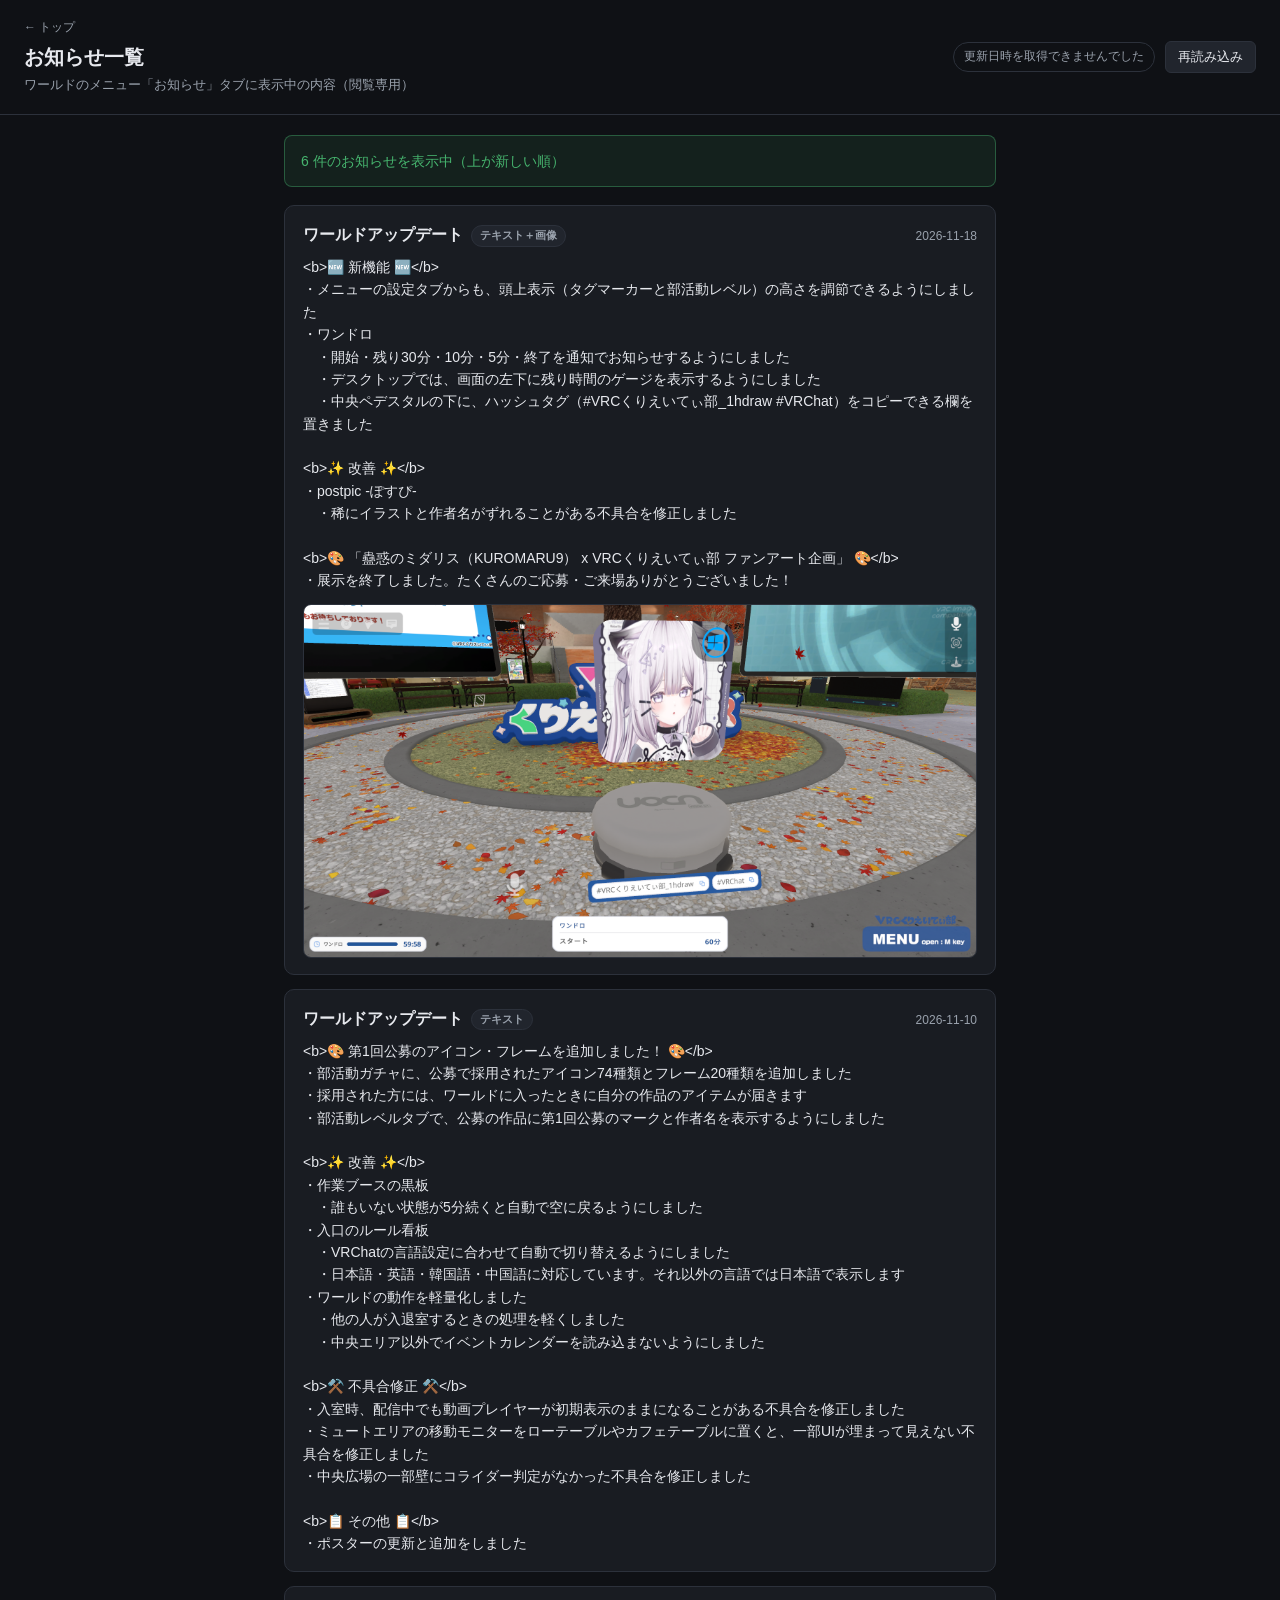
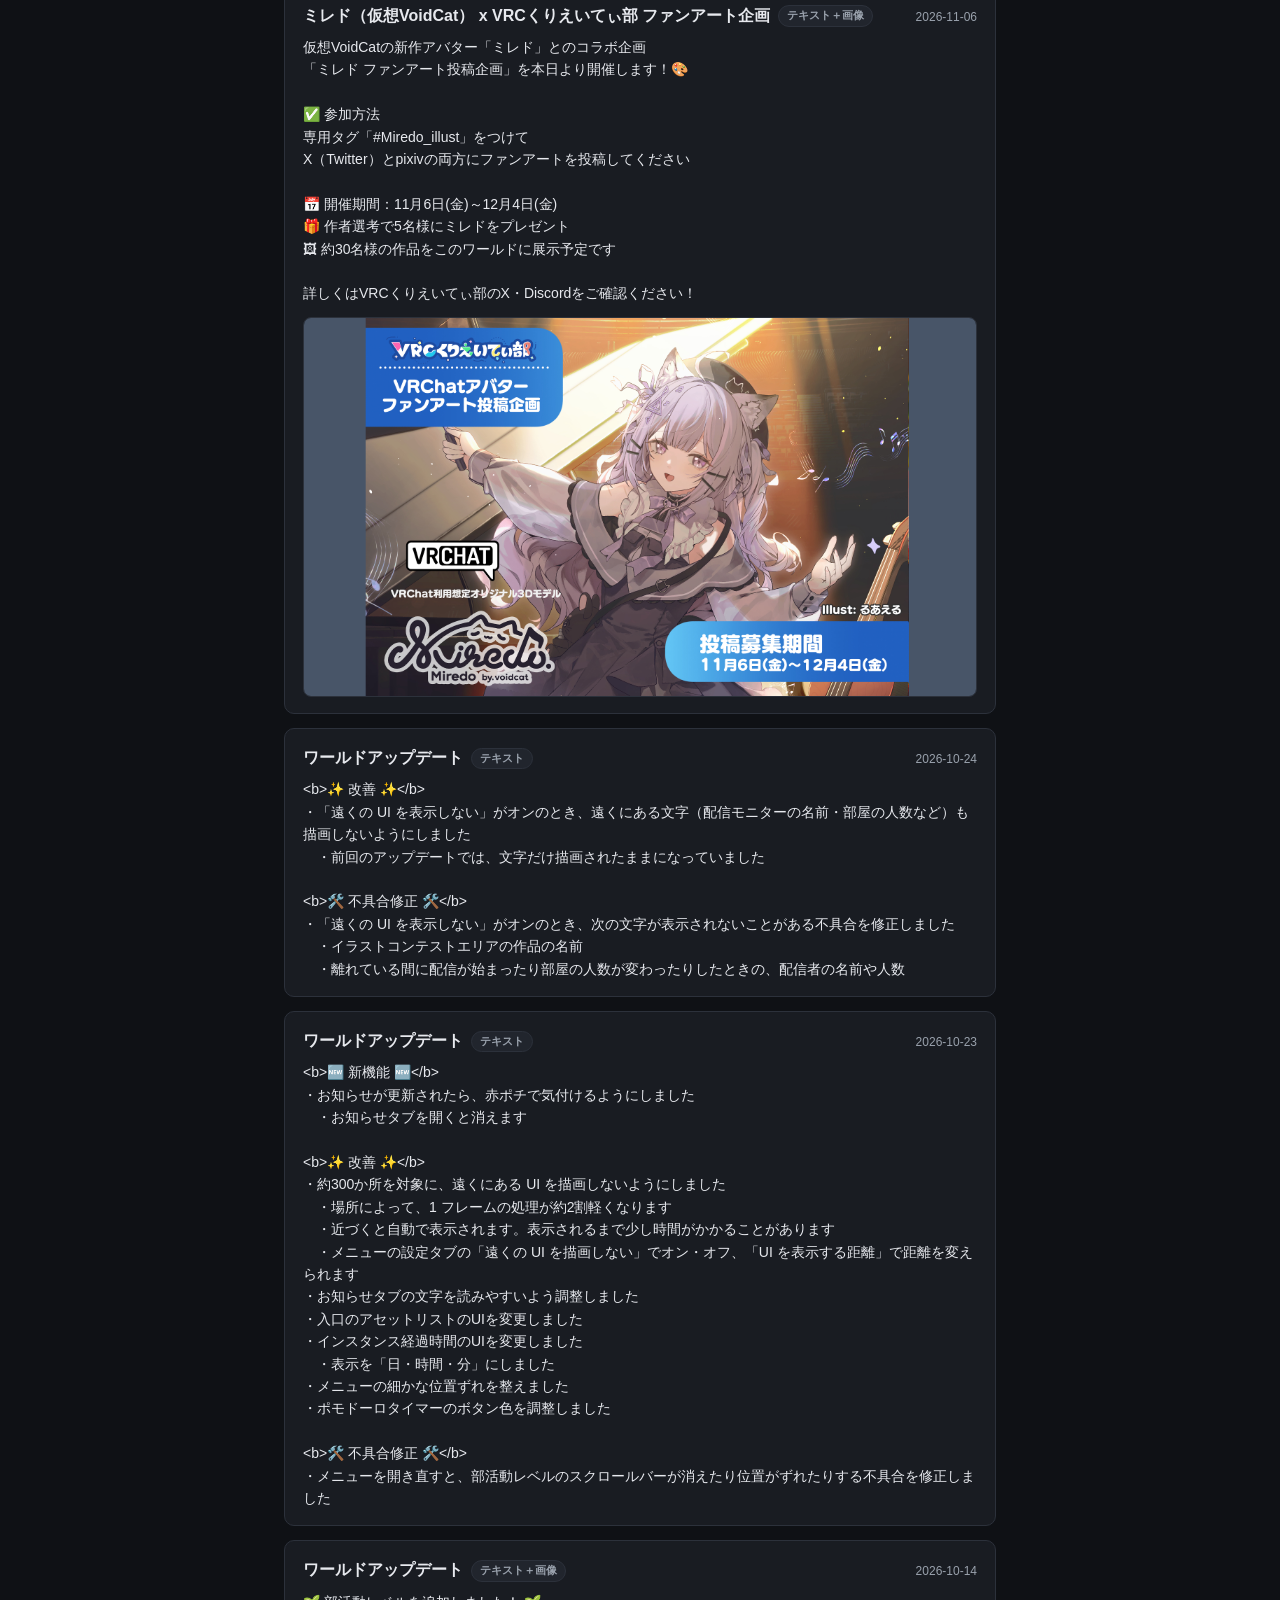
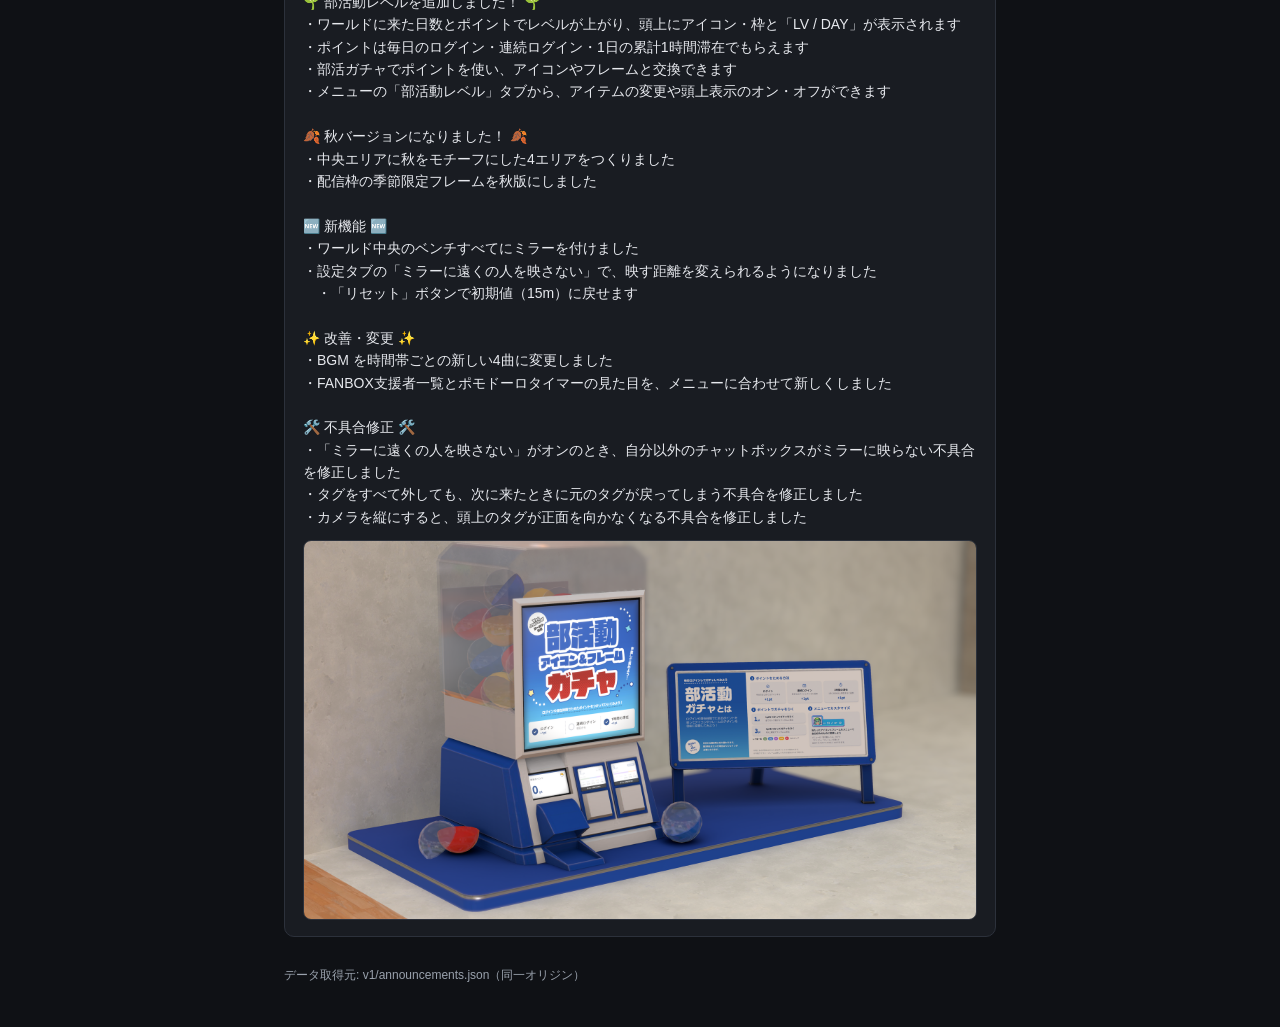
<file: Announcements/index.html>
<!DOCTYPE html>
<html lang="ja">
<head>
  <meta charset="UTF-8">
  <meta name="viewport" content="width=device-width, initial-scale=1.0">
  <meta name="robots" content="noindex, nofollow">
  <title>くりえいてぃ部 お知らせ一覧</title>
  <link rel="stylesheet" href="style.css">
</head>
<body>
  <header class="topbar">
    <div>
      <p class="crumb"><a href="../">← トップ</a></p>
      <h1>お知らせ一覧</h1>
      <p class="subtitle">ワールドのメニュー「お知らせ」タブに表示中の内容（閲覧専用）</p>
    </div>
    <div class="actions">
      <span id="freshness" class="badge badge-muted">更新状況を確認中…</span>
      <button id="reload" type="button">再読み込み</button>
    </div>
  </header>

  <main>
    <section id="status" class="status status-loading">読み込み中…</section>
    <section id="list" class="ann-list" hidden></section>
    <footer class="foot">
      <span id="source-note" class="note"></span>
    </footer>
  </main>

  <script src="app.js"></script>
</body>
</html>
</file>
<file: Announcements/style.css>
:root {
  --bg: #0f1115;
  --panel: #191c22;
  --panel-2: #21252d;
  --text: #e7e9ee;
  --muted: #9aa2ad;
  --line: #2c313b;
  --ok: #46b46e;
  --warn: #d9a531;
  --err: #e05561;
  --accent: #5b8bf0;
}

* { box-sizing: border-box; }

body {
  margin: 0;
  background: var(--bg);
  color: var(--text);
  font-family: "Segoe UI", "Hiragino Kaku Gothic ProN", "Yu Gothic UI", Meiryo, sans-serif;
  line-height: 1.6;
}

.topbar {
  display: flex;
  justify-content: space-between;
  align-items: center;
  gap: 16px;
  padding: 18px 24px;
  border-bottom: 1px solid var(--line);
  flex-wrap: wrap;
}

.crumb { margin: 0 0 4px; font-size: 12px; }
.crumb a { color: var(--muted); text-decoration: none; }
.crumb a:hover { color: var(--accent); }

h1 { margin: 0; font-size: 20px; }
.subtitle { margin: 2px 0 0; color: var(--muted); font-size: 13px; }
.actions { display: flex; align-items: center; gap: 10px; }

button {
  background: var(--panel-2);
  color: var(--text);
  border: 1px solid var(--line);
  border-radius: 6px;
  padding: 6px 12px;
  cursor: pointer;
  font-size: 13px;
}
button:hover { border-color: var(--accent); }

main { padding: 20px 24px 40px; max-width: 760px; margin: 0 auto; }

.status { padding: 14px 16px; border-radius: 8px; margin-bottom: 18px; font-size: 14px; }
.status-loading { background: var(--panel); color: var(--muted); }
.status-error { background: rgba(224,85,97,.12); color: var(--err); border: 1px solid var(--err); }
.status-ok { background: rgba(70,180,110,.10); color: var(--ok); border: 1px solid rgba(70,180,110,.4); }
.status-empty { background: var(--panel); color: var(--muted); }

.note { color: var(--muted); font-size: 12px; }

.badge {
  display: inline-block;
  padding: 4px 10px;
  border-radius: 999px;
  font-size: 12px;
  border: 1px solid var(--line);
}
.badge-muted { color: var(--muted); }
.badge-ok { color: var(--ok); border-color: rgba(70,180,110,.5); background: rgba(70,180,110,.10); }
.badge-warn { color: var(--warn); border-color: rgba(217,165,49,.5); background: rgba(217,165,49,.12); }
.badge-err { color: var(--err); border-color: rgba(224,85,97,.5); background: rgba(224,85,97,.12); }

/* お知らせカード（ワールド内の表示順に並ぶ＝上が新しい） */
.ann-list { display: flex; flex-direction: column; gap: 14px; }

.ann-card {
  background: var(--panel);
  border: 1px solid var(--line);
  border-radius: 10px;
  padding: 16px 18px;
}
.ann-head {
  display: flex;
  justify-content: space-between;
  align-items: baseline;
  gap: 12px;
  margin-bottom: 8px;
}
.ann-title { margin: 0; font-size: 16px; font-weight: 600; }
.ann-date { color: var(--muted); font-size: 12px; white-space: nowrap; font-variant-numeric: tabular-nums; }

.ann-type {
  display: inline-block;
  margin-left: 8px;
  padding: 1px 8px;
  border-radius: 999px;
  font-size: 11px;
  color: var(--muted);
  border: 1px solid var(--line);
  background: var(--panel-2);
  vertical-align: middle;
}

.ann-body {
  margin: 0;
  white-space: pre-wrap;
  word-break: break-word;
  font-size: 14px;
  color: var(--text);
}
.ann-body + .ann-image { margin-top: 12px; }

.ann-image {
  display: block;
  max-width: 100%;
  border-radius: 8px;
  border: 1px solid var(--line);
  background: var(--panel-2);
}
.ann-image-missing {
  margin-top: 12px;
  padding: 10px 12px;
  border-radius: 8px;
  font-size: 13px;
  color: var(--warn);
  background: rgba(217,165,49,.10);
  border: 1px solid rgba(217,165,49,.4);
}

.foot { margin-top: 24px; }
</file>
